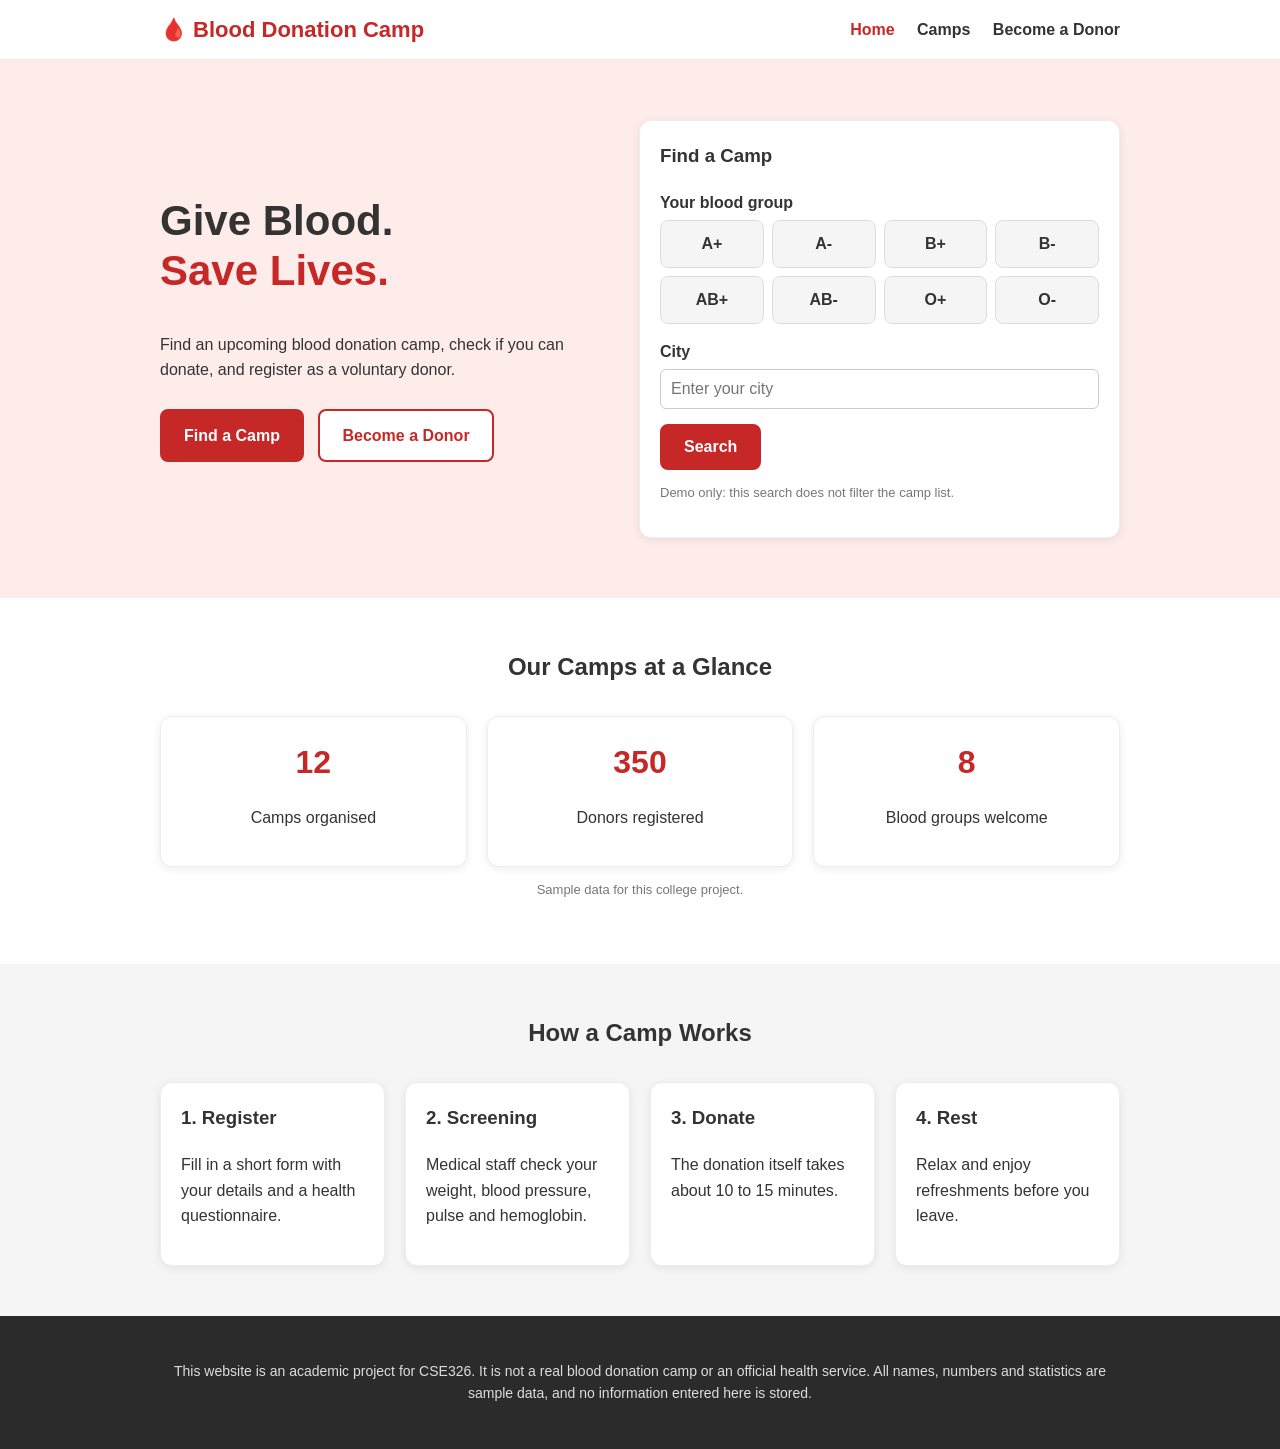
<file: index.html>
<!DOCTYPE html>
<html lang="en">
<head>
  <meta charset="UTF-8">
  <meta name="viewport" content="width=device-width, initial-scale=1.0">
  <title>Home - Blood Donation Camp</title>
  <link rel="stylesheet" href="css/style.css">
</head>
<body>

  <!-- NAVBAR: copy this same block into every page.
       Only move class="active" to the page you are on. -->
  <header class="navbar">
    <div class="container">
      <a class="logo" href="index.html">🩸 Blood Donation Camp</a>
      <nav class="nav-links">
        <a class="active" href="index.html">Home</a>
        <a href="camps.html">Camps</a>
        <a href="register.html">Become a Donor</a>
      </nav>
    </div>
  </header>

  <!-- HERO: headline, buttons and the camp finder card -->
  <section class="hero">
    <div class="container">

      <div class="hero-text">
        <h1>Give Blood.<br><span class="red">Save Lives.</span></h1>
        <p>Find an upcoming blood donation camp, check if you can donate, and register as a voluntary donor.</p>
        <div class="hero-buttons">
          <a class="button" href="camps.html">Find a Camp</a>
          <a class="button button-outline" href="register.html">Become a Donor</a>
        </div>
      </div>

      <!-- Finder card: pick a blood group, type a city, press Search -->
      <div class="finder-card card">
        <h3>Find a Camp</h3>
        <form action="camps.html">
          <p class="field-label">Your blood group</p>
          <div class="blood-groups">
            <input type="radio" name="group" id="ap"><label for="ap">A+</label>
            <input type="radio" name="group" id="an"><label for="an">A-</label>
            <input type="radio" name="group" id="bp"><label for="bp">B+</label>
            <input type="radio" name="group" id="bn"><label for="bn">B-</label>
            <input type="radio" name="group" id="abp"><label for="abp">AB+</label>
            <input type="radio" name="group" id="abn"><label for="abn">AB-</label>
            <input type="radio" name="group" id="op"><label for="op">O+</label>
            <input type="radio" name="group" id="on"><label for="on">O-</label>
          </div>

          <div class="form-group">
            <label class="field-label" for="city">City</label>
            <input type="text" id="city" name="city" placeholder="Enter your city">
          </div>

          <button class="button" type="submit">Search</button>
          <p class="small-text">Demo only: this search does not filter the camp list.</p>
        </form>
      </div>

    </div>
  </section>

  <!-- NUMBERS: sample data, clearly labelled -->
  <section class="section">
    <div class="container">
      <h2 class="section-title">Our Camps at a Glance</h2>
      <div class="card-row">
        <div class="card stat-card">
          <div class="stat-number">12</div>
          <p>Camps organised</p>
        </div>
        <div class="card stat-card">
          <div class="stat-number">350</div>
          <p>Donors registered</p>
        </div>
        <div class="card stat-card">
          <div class="stat-number">8</div>
          <p>Blood groups welcome</p>
        </div>
      </div>
      <p class="small-text" style="text-align:center;">Sample data for this college project.</p>
    </div>
  </section>

  <!-- HOW IT WORKS: the steps of a camp -->
  <section class="section" style="background: var(--grey-color);">
    <div class="container">
      <h2 class="section-title">How a Camp Works</h2>
      <div class="card-row">
        <div class="card">
          <h3>1. Register</h3>
          <p>Fill in a short form with your details and a health questionnaire.</p>
        </div>
        <div class="card">
          <h3>2. Screening</h3>
          <p>Medical staff check your weight, blood pressure, pulse and hemoglobin.</p>
        </div>
        <div class="card">
          <h3>3. Donate</h3>
          <p>The donation itself takes about 10 to 15 minutes.</p>
        </div>
        <div class="card">
          <h3>4. Rest</h3>
          <p>Relax and enjoy refreshments before you leave.</p>
        </div>
      </div>
    </div>
  </section>

  <!-- FOOTER: copy this block into every page -->
  <footer class="footer">
    <div class="container">
      <p>This website is an academic project for CSE326. It is not a real blood donation camp or an official health service. All names, numbers and statistics are sample data, and no information entered here is stored.</p>
    </div>
  </footer>

</body>
</html>
</file>
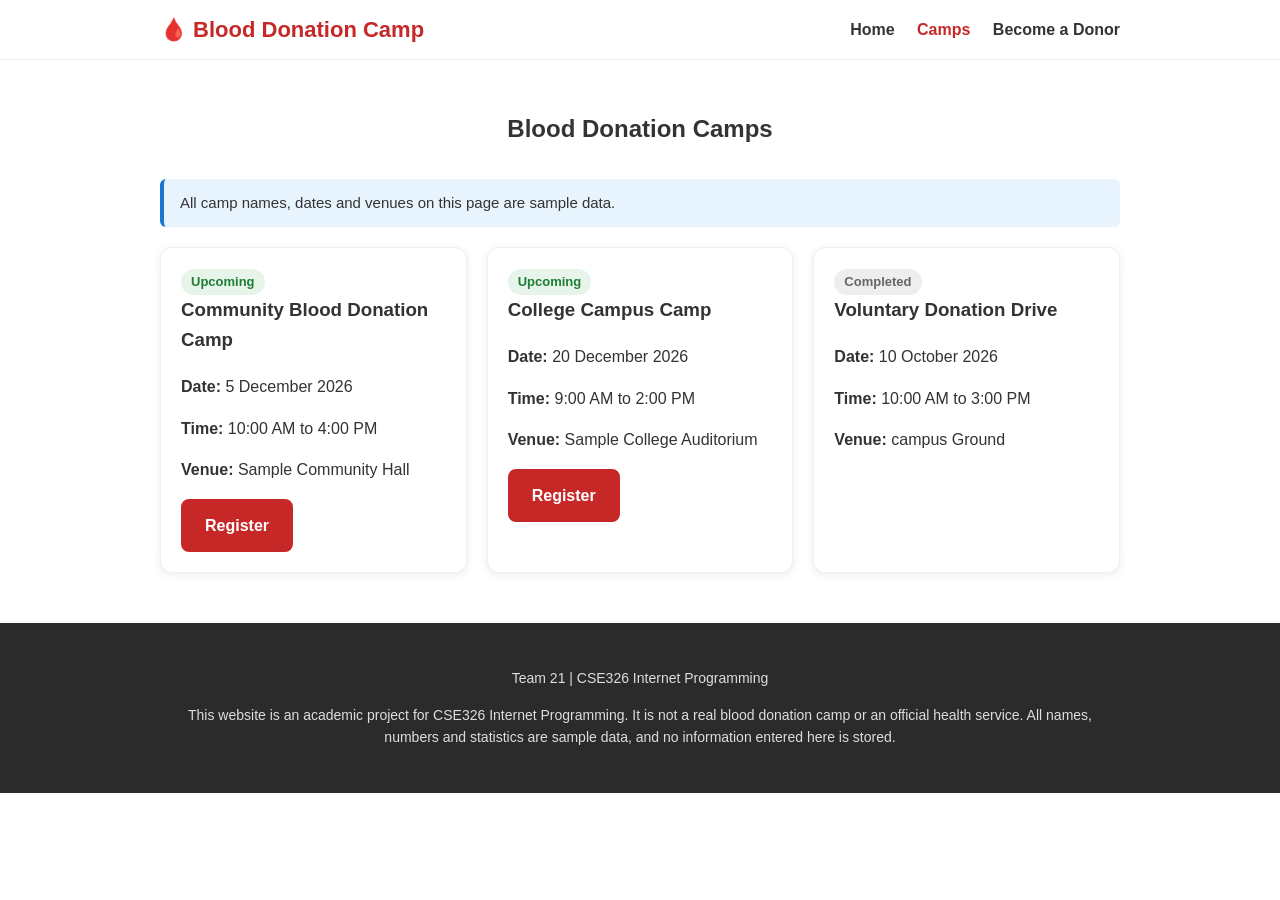
<file: camps.html>
<!DOCTYPE html>
<html lang="en">
<head>
  <meta charset="UTF-8">
  <meta name="viewport" content="width=device-width, initial-scale=1.0">
  <title>Camps - Blood Donation Camp</title>
  <link rel="stylesheet" href="css/style.css">
</head>
<body>

  <!-- NAVBAR -->
  <header class="navbar">
    <div class="container">
      <a class="logo" href="index.html">🩸 Blood Donation Camp</a>
      <nav class="nav-links">
        <a href="index.html">Home</a>
        <a class="active" href="camps.html">Camps</a>
        <a href="register.html">Become a Donor</a>
      </nav>
    </div>
  </header>

  <section class="section">
    <div class="container">
      <h2 class="section-title">Blood Donation Camps</h2>

      <div class="notice">
        All camp names, dates and venues on this page are sample data.
      </div>

      <!-- CAMP CARDS: copy one card to add another camp -->
      <div class="card-row">

        <div class="card">
          <span class="badge badge-upcoming">Upcoming</span>
          <h3>Community Blood Donation Camp</h3>
          <p><strong>Date:</strong> 5 December 2026</p>
          <p><strong>Time:</strong> 10:00 AM to 4:00 PM</p>
          <p><strong>Venue:</strong> Sample Community Hall</p>
          <a class="button" href="register.html">Register</a>
        </div>

        <div class="card">
          <span class="badge badge-upcoming">Upcoming</span>
          <h3>College Campus Camp</h3>
          <p><strong>Date:</strong> 20 December 2026</p>
          <p><strong>Time:</strong> 9:00 AM to 2:00 PM</p>
          <p><strong>Venue:</strong> Sample College Auditorium</p>
          <a class="button" href="register.html">Register</a>
        </div>

        <div class="card">
          <span class="badge badge-done">Completed</span>
          <h3>Voluntary Donation Drive</h3>
          <p><strong>Date:</strong> 10 October 2026</p>
          <p><strong>Time:</strong> 10:00 AM to 3:00 PM</p>
          <p><strong>Venue:</strong> campus Ground</p>
        </div>

      </div>
    </div>
  </section>

  <!-- FOOTER -->
  <!-- <footer class="footer">
    <div class="container">
      <p>This website is an academic project for [your course code]. It is not a real blood donation camp or an official health service. All names, numbers and statistics are sample data, and no information entered here is stored.</p>
    </div>
  </footer> -->
  <!-- FOOTER -->
<footer class="footer">
  <div class="container">
    <p>Team 21 | CSE326 Internet Programming</p>
    <p>This website is an academic project for CSE326 Internet Programming. It is not a real blood donation camp or an official health service. All names, numbers and statistics are sample data, and no information entered here is stored.</p>
  </div>
</footer>

</body>
</html>
</file>
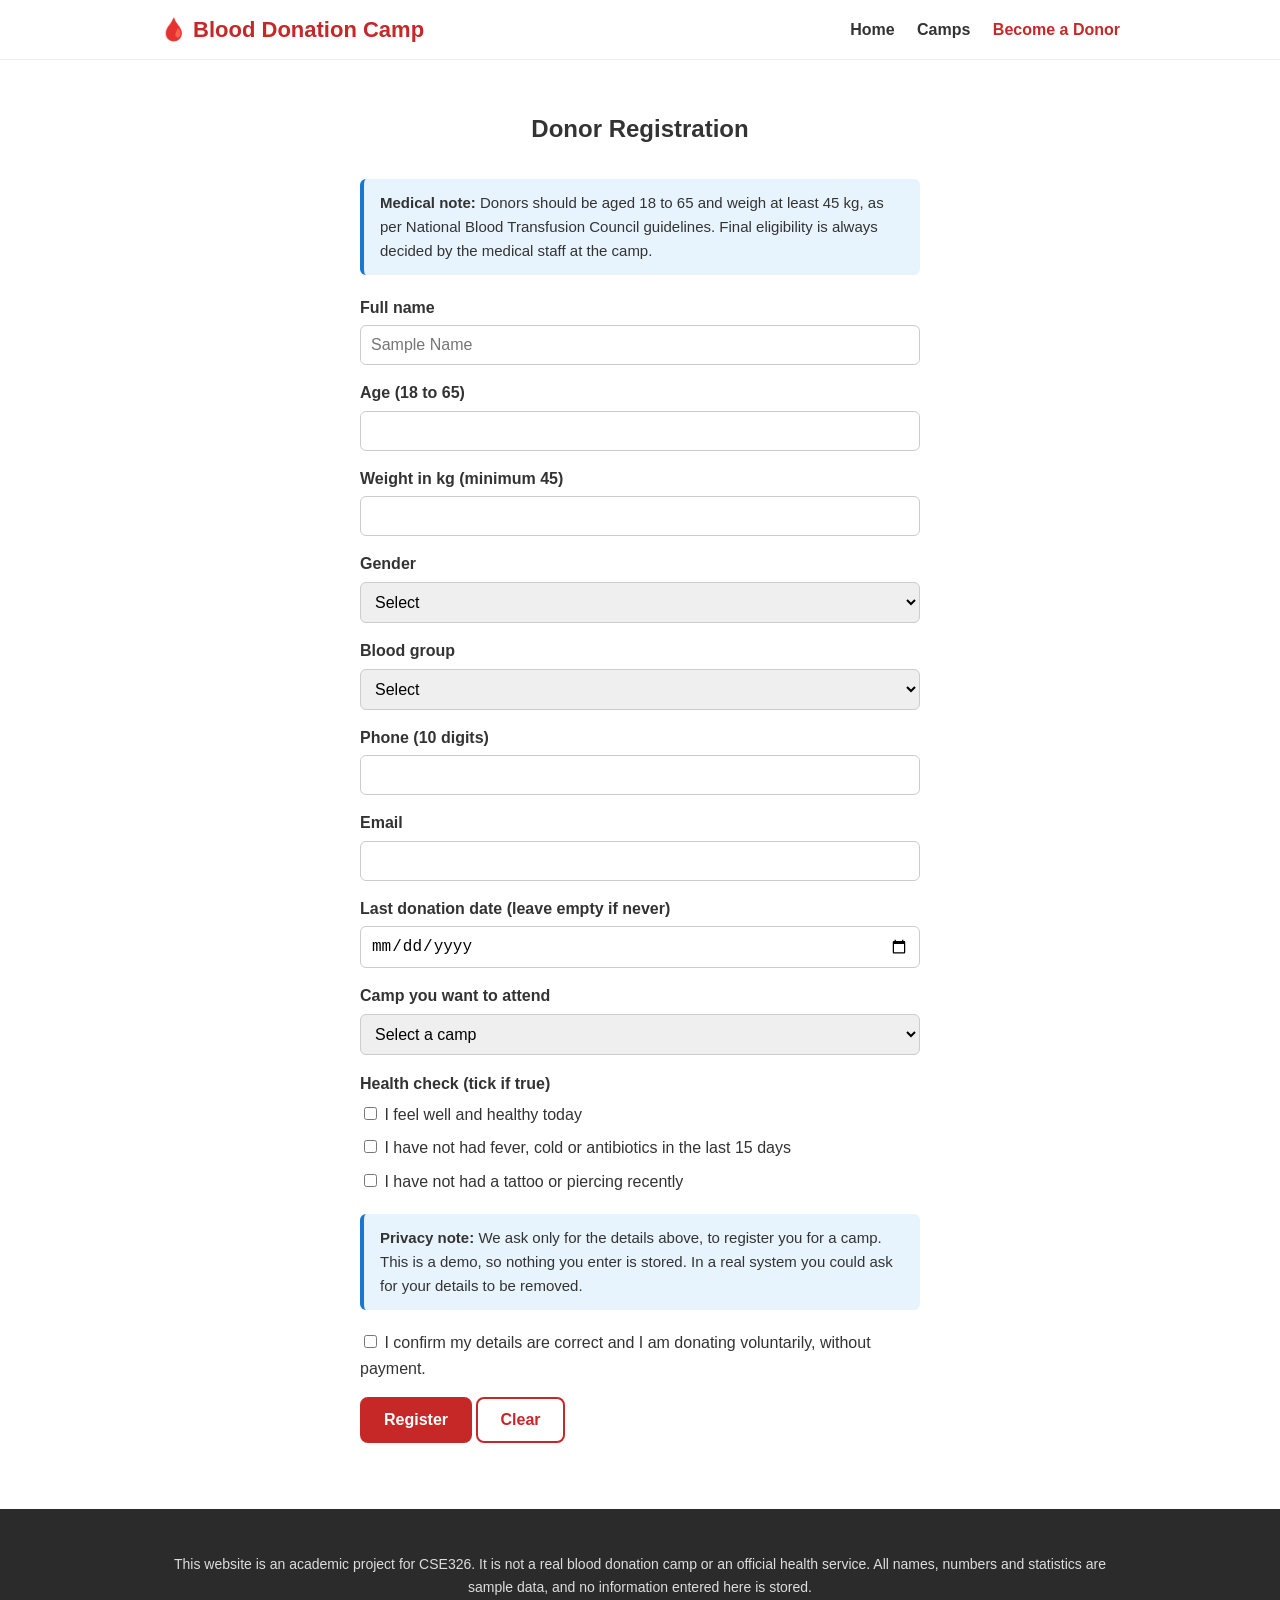
<file: register.html>
<!DOCTYPE html>
<html lang="en">
<head>
  <meta charset="UTF-8">
  <meta name="viewport" content="width=device-width, initial-scale=1.0">
  <title>Become a Donor - Blood Donation Camp</title>
  <link rel="stylesheet" href="css/style.css">
</head>
<body>

  <!-- NAVBAR -->
  <header class="navbar">
    <div class="container">
      <a class="logo" href="index.html">🩸 Blood Donation Camp</a>
      <nav class="nav-links">
        <a href="index.html">Home</a>
        <a href="camps.html">Camps</a>
        <a class="active" href="register.html">Become a Donor</a>
      </nav>
    </div>
  </header>

  <section class="section">
    <div class="container form-box">
      <h2 class="section-title">Donor Registration</h2>

      <!-- Medical note: final eligibility is decided at the camp -->
      <div class="notice">
        <strong>Medical note:</strong> Donors should be aged 18 to 65 and weigh at least 45 kg, as per National Blood Transfusion Council guidelines. Final eligibility is always decided by the medical staff at the camp.
      </div>

      <!-- This demo form does not send or store anything (action="#") -->
      <form action="#" method="get">

        <div class="form-group">
          <label class="field-label" for="name">Full name</label>
          <input type="text" id="name" name="name" placeholder="Sample Name" required>
        </div>

        <div class="form-group">
          <label class="field-label" for="age">Age (18 to 65)</label>
          <input type="number" id="age" name="age" min="18" max="65" required>
        </div>

        <div class="form-group">
          <label class="field-label" for="weight">Weight in kg (minimum 45)</label>
          <input type="number" id="weight" name="weight" min="45" required>
        </div>

        <div class="form-group">
          <label class="field-label" for="gender">Gender</label>
          <select id="gender" name="gender" required>
            <option value="">Select</option>
            <option>Female</option>
            <option>Male</option>
            <option>Other</option>
          </select>
        </div>

        <div class="form-group">
          <label class="field-label" for="blood">Blood group</label>
          <select id="blood" name="blood" required>
            <option value="">Select</option>
            <option>A+</option>
            <option>A-</option>
            <option>B+</option>
            <option>B-</option>
            <option>AB+</option>
            <option>AB-</option>
            <option>O+</option>
            <option>O-</option>
            <option>Not sure</option>
          </select>
        </div>

        <div class="form-group">
          <label class="field-label" for="phone">Phone (10 digits)</label>
          <input type="tel" id="phone" name="phone" pattern="[0-9]{10}" title="Enter a 10-digit phone number" required>
        </div>

        <div class="form-group">
          <label class="field-label" for="email">Email</label>
          <input type="email" id="email" name="email" required>
        </div>

        <div class="form-group">
          <label class="field-label" for="last">Last donation date (leave empty if never)</label>
          <input type="date" id="last" name="last">
        </div>

        <div class="form-group">
          <label class="field-label" for="camp">Camp you want to attend</label>
          <select id="camp" name="camp" required>
            <option value="">Select a camp</option>
            <option>Community Blood Donation Camp - 5 December 2026</option>
            <option>College Campus Camp - 20 December 2026</option>
          </select>
        </div>

        <!-- Health questions -->
        <p class="field-label">Health check (tick if true)</p>
        <div class="checkbox-row">
          <input type="checkbox" id="well" name="well">
          <label for="well">I feel well and healthy today</label>
        </div>
        <div class="checkbox-row">
          <input type="checkbox" id="fever" name="fever">
          <label for="fever">I have not had fever, cold or antibiotics in the last 15 days</label>
        </div>
        <div class="checkbox-row">
          <input type="checkbox" id="tattoo" name="tattoo">
          <label for="tattoo">I have not had a tattoo or piercing recently</label>
        </div>

        <!-- Privacy note and consent -->
        <div class="notice" style="margin-top: 20px;">
          <strong>Privacy note:</strong> We ask only for the details above, to register you for a camp. This is a demo, so nothing you enter is stored. In a real system you could ask for your details to be removed.
        </div>

        <div class="checkbox-row">
          <input type="checkbox" id="consent" name="consent" required>
          <label for="consent">I confirm my details are correct and I am donating voluntarily, without payment.</label>
        </div>

        <p>
          <button class="button" type="submit">Register</button>
          <button class="button button-outline" type="reset">Clear</button>
        </p>

      </form>
    </div>
  </section>

  <!-- FOOTER -->
  <footer class="footer">
    <div class="container">
      <p>This website is an academic project for CSE326. It is not a real blood donation camp or an official health service. All names, numbers and statistics are sample data, and no information entered here is stored.</p>
    </div>
  </footer>

</body>
</html>
</file>
<file: css/style.css>
/* =====================================================
   BLOOD DONATION CAMP - style.css
   One stylesheet shared by every page.
   Sections: 1 Colours | 2 General | 3 Navbar | 4 Buttons
             5 Hero | 6 Cards | 7 Blood group buttons
             8 Forms | 9 Notice box | 10 Footer | 11 Mobile
   ===================================================== */

/* ---------- 1. COLOURS (change these to restyle the whole site) ---------- */
:root {
  --main-color: #c62828;   /* red used for buttons, links, headings */
  --dark-color: #8e1b1b;   /* darker red for hover */
  --light-color: #fdecea;  /* very light red for backgrounds */
  --text-color: #333333;   /* normal text */
  --grey-color: #f5f5f5;   /* light grey for buttons and boxes */
}

/* ---------- 2. GENERAL ---------- */
* {
  box-sizing: border-box;   /* padding is included in width */
}

body {
  margin: 0;
  font-family: Arial, sans-serif;
  color: var(--text-color);
  line-height: 1.6;
}

h1, h2, h3 {
  margin-top: 0;
}

a {
  color: var(--main-color);
}

.container {              /* keeps content centred and not too wide */
  max-width: 1000px;
  margin: 0 auto;
  padding: 0 20px;
}

.section {                /* spacing above and below each section */
  padding: 50px 0;
}

.section-title {
  text-align: center;
  margin-bottom: 30px;
}

.small-text {
  font-size: 13px;
  color: #777777;
}

/* ---------- 3. NAVBAR ---------- */
.navbar {
  background: #ffffff;
  border-bottom: 1px solid #eeeeee;
  position: sticky;       /* stays at the top while scrolling */
  top: 0;
}

.navbar .container {
  display: flex;
  justify-content: space-between;
  align-items: center;
  flex-wrap: wrap;
  padding-top: 12px;
  padding-bottom: 12px;
}

.logo {
  font-size: 22px;
  font-weight: bold;
  color: var(--main-color);
  text-decoration: none;
}

.nav-links a {
  margin-left: 18px;
  font-weight: bold;
  color: var(--text-color);
  text-decoration: none;
}

.nav-links a:hover,
.nav-links a.active {     /* "active" marks the page you are on */
  color: var(--main-color);
}

/* ---------- 4. BUTTONS ---------- */
.button {
  display: inline-block;
  padding: 12px 22px;
  background: var(--main-color);
  color: #ffffff;
  border: 2px solid var(--main-color);
  border-radius: 8px;
  font-size: 16px;
  font-weight: bold;
  text-decoration: none;
  cursor: pointer;
}

.button:hover {
  background: var(--dark-color);
  border-color: var(--dark-color);
}

.button-outline {         /* white button with red border */
  background: #ffffff;
  color: var(--main-color);
}

.button-outline:hover {
  background: var(--light-color);
  color: var(--main-color);
}

/* ---------- 5. HERO (top banner on the home page) ---------- */
.hero {
  background: var(--light-color);
  padding: 60px 0;
}

.hero .container {
  display: flex;
  align-items: center;
  flex-wrap: wrap;
  gap: 40px;
}

.hero-text {
  flex: 1;
  min-width: 280px;
}

.hero-text h1 {
  font-size: 42px;
  line-height: 1.2;
}

.hero-text .red {         /* red part of the headline */
  color: var(--main-color);
}

.hero-buttons .button {
  margin: 10px 10px 0 0;
}

.finder-card {
  flex: 1;
  min-width: 280px;
}

/* ---------- 6. CARDS ---------- */
.card {
  background: #ffffff;
  border: 1px solid #eeeeee;
  border-radius: 12px;
  padding: 20px;
  box-shadow: 0 2px 8px rgba(0, 0, 0, 0.08);
}

.card-row {               /* puts cards side by side */
  display: flex;
  flex-wrap: wrap;
  gap: 20px;
}

.card-row .card {
  flex: 1;
  min-width: 220px;
}

.stat-card {
  text-align: center;
}

.stat-number {
  font-size: 32px;
  font-weight: bold;
  color: var(--main-color);
}

.badge {                  /* small coloured label */
  display: inline-block;
  padding: 3px 10px;
  border-radius: 20px;
  font-size: 13px;
  font-weight: bold;
}

.badge-upcoming {
  background: #e6f4ea;
  color: #1e7e34;
}

.badge-done {
  background: #eeeeee;
  color: #666666;
}

/* ---------- 7. BLOOD GROUP BUTTONS ---------- */
/* Each button is a hidden radio input + a label.
   When the radio is checked, its label turns red. */
.blood-groups {
  display: flex;
  flex-wrap: wrap;
  gap: 8px;
  margin-bottom: 15px;
}

.blood-groups input {
  display: none;
}

.blood-groups label {
  flex: 0 0 calc(25% - 6px);   /* 4 buttons per row */
  padding: 10px 0;
  text-align: center;
  font-weight: bold;
  background: var(--grey-color);
  border: 1px solid #dddddd;
  border-radius: 8px;
  cursor: pointer;
}

.blood-groups input:checked + label {
  background: var(--main-color);
  border-color: var(--main-color);
  color: #ffffff;
}

/* ---------- 8. FORMS ---------- */
.form-box {
  max-width: 600px;
  margin: 0 auto;
}

.form-group {
  margin-bottom: 15px;
}

.field-label {
  display: block;
  margin-bottom: 5px;
  font-weight: bold;
}

input[type="text"],
input[type="number"],
input[type="tel"],
input[type="email"],
input[type="date"],
select {
  width: 100%;
  padding: 10px;
  border: 1px solid #cccccc;
  border-radius: 6px;
  font-size: 16px;
}

input:focus,
select:focus {
  outline: 2px solid var(--main-color);
}

.checkbox-row {           /* a checkbox with its text */
  margin-bottom: 8px;
}

/* ---------- 9. NOTICE BOX (disclaimers and privacy notes) ---------- */
.notice {
  background: #e8f4fd;
  border-left: 4px solid #1976d2;
  border-radius: 6px;
  padding: 12px 16px;
  margin-bottom: 20px;
  font-size: 15px;
}

/* ---------- 10. FOOTER ---------- */
.footer {
  background: #2b2b2b;
  color: #dddddd;
  padding: 30px 0;
  text-align: center;
  font-size: 14px;
}

/* ---------- 11. MOBILE (screens narrower than 600px) ---------- */
@media (max-width: 600px) {
  .hero-text h1 {
    font-size: 30px;
  }

  .nav-links a {
    margin-left: 10px;
    font-size: 14px;
  }
}
</file>
